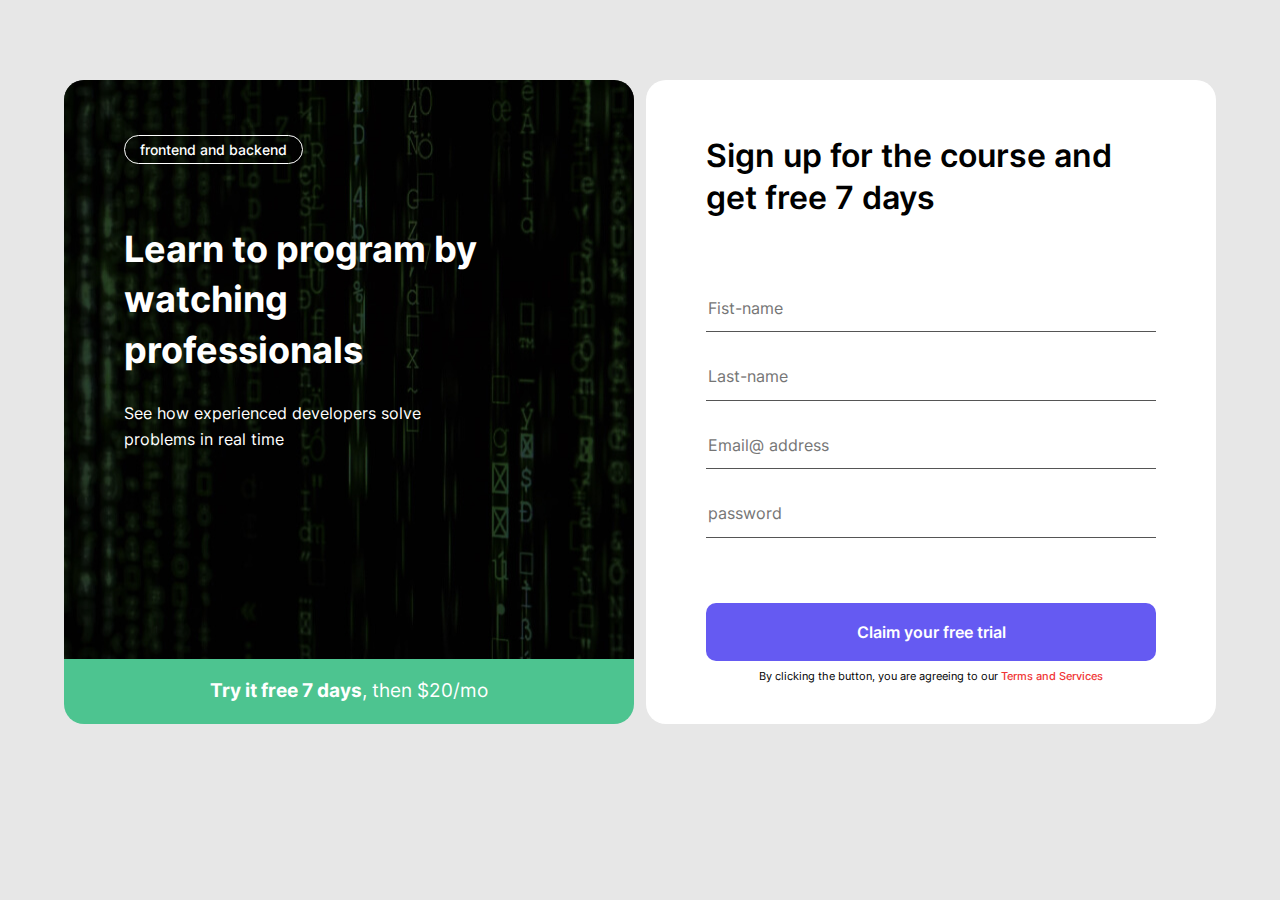
<file: index.html>
<!DOCTYPE html>
<html lang="en">
  <head>
    <meta charset="UTF-8" />
    <meta http-equiv="X-UA-Compatible" content="IE=edge" />
    <meta name="viewport" content="width=device-width, initial-scale=1.0" />
    <title>Intro form</title>
    <!-- fonts -->

    <!-- style css -->
    <link rel="stylesheet" href="css/normalise.css" />
    <link rel="stylesheet" href="css/index.css" />
    <!-- <link rel="stylesheet" href="css/index.min.css"> -->
  </head>
  <body>
    <div class="main-content">
      <div class="container">
      <div class="intro-page">
        <!-- hreo -->
          <div class="hero">
            <div class="hero-main">
              <div class="hero-bage">
                frontend and backend
              </div>
              <h1 class="hero-heading">
                Learn to program by<br>watching<br>professionals
              </h1>
              <p class="hero-text">
                See how experienced developers solve<br>problems in real time
              </p>
            </div>
            <div class="hero-bottom">
           <strong>Try it free 7 days</strong>, then $20/mo
            </div>
          </div>

        <!-- registretions form -->
          <form action="https://echo.htmlacademy.ru" class="signup-form" method="post">
            <h2 class="signup-form-heading">
              Sign up for the course and get free 7 days
            </h2>
            <div class="signup-form-fields">
              <input type="text" name="name" placeholder="Fist-name" class="signup-form-field" aria-label="name" required>
              <input type="text" name="last_name" placeholder="Last-name" class="signup-form-field" aria-label="last_name" required>

              <input type="email" name="email" placeholder="Email@ address" class="signup-form-field" aria-label="email" required>

              <input type="password" name="password" placeholder="password" class="signup-form-field" aria-label="password" required>
            </div>
            <button class="btn-form" type="submit">Claim your free trial</button>
            <div class="signup-form-notice">
              By clicking the button, you are agreeing to our <a class="signup-form-notice-link" href="#">Terms and Services</a>
            </div>
          </form>

      </div>
    </div>
  </div>
  </body>
</html>
</file>
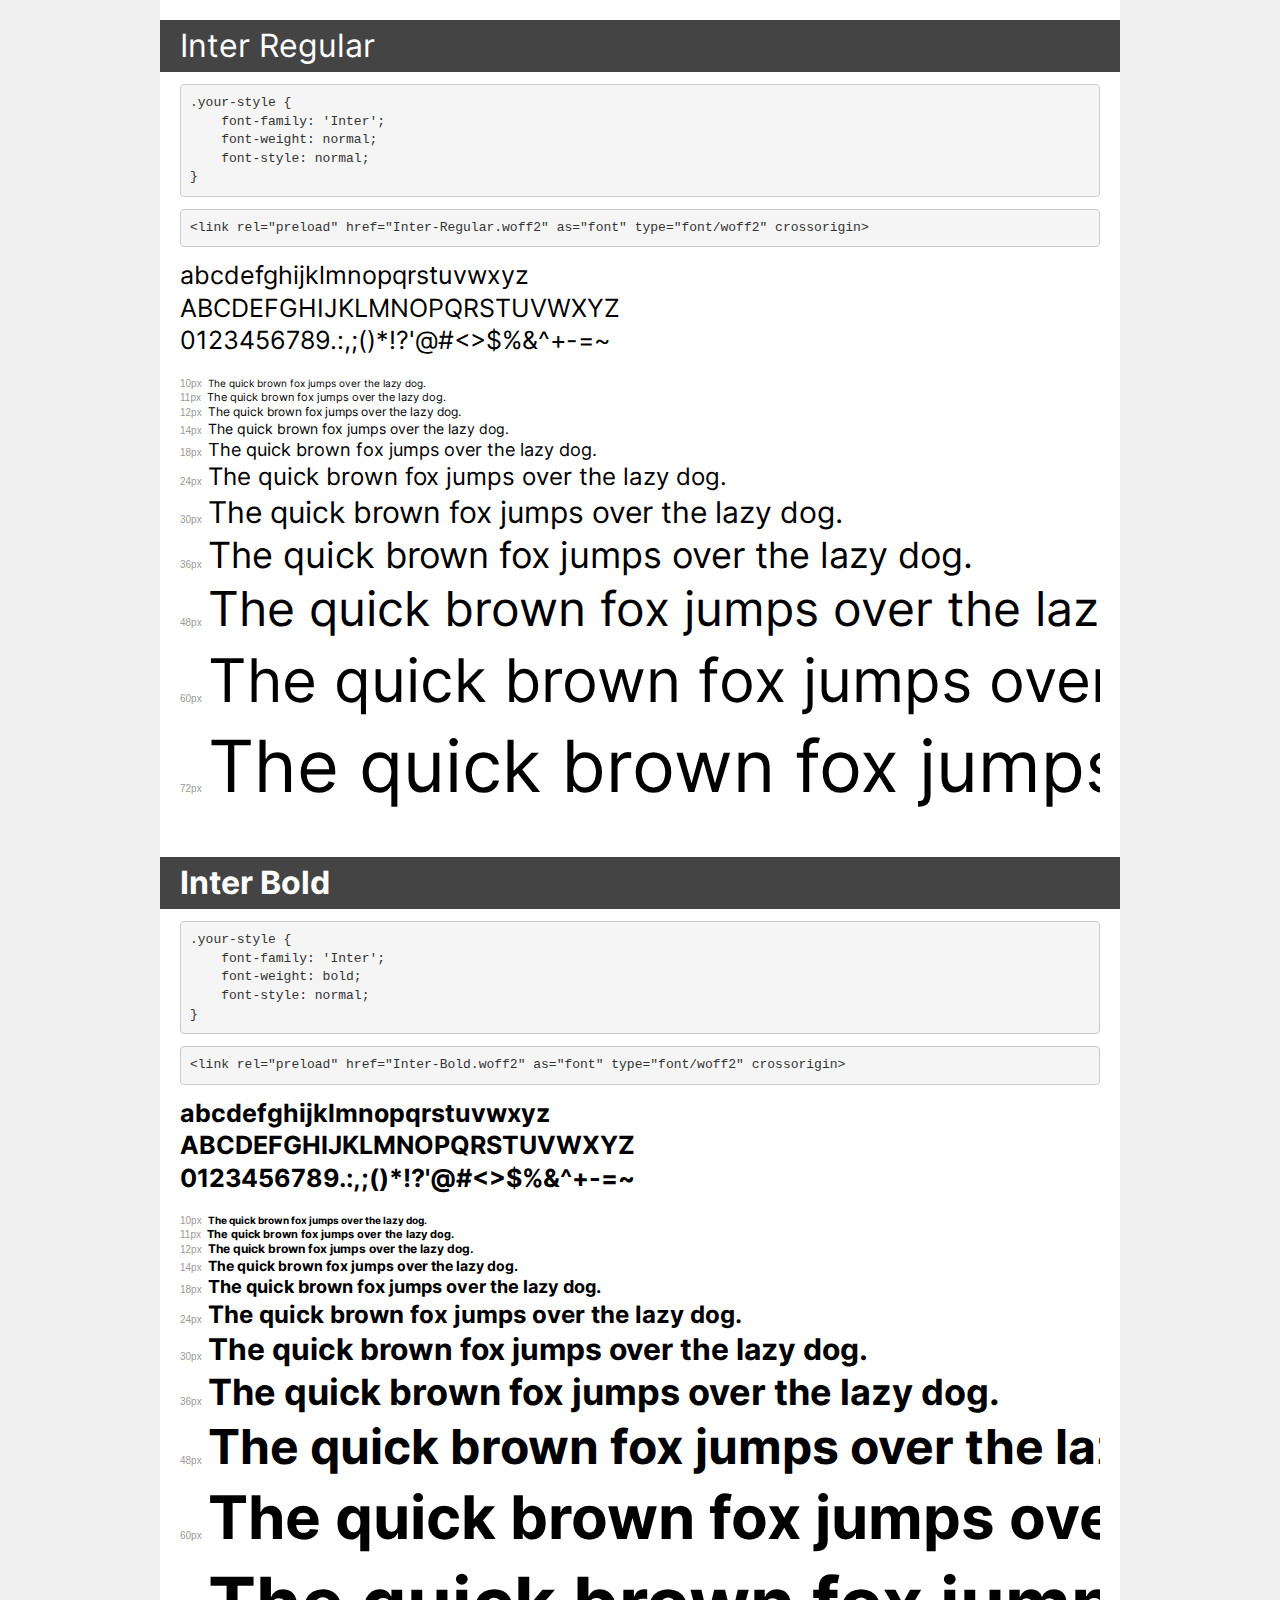
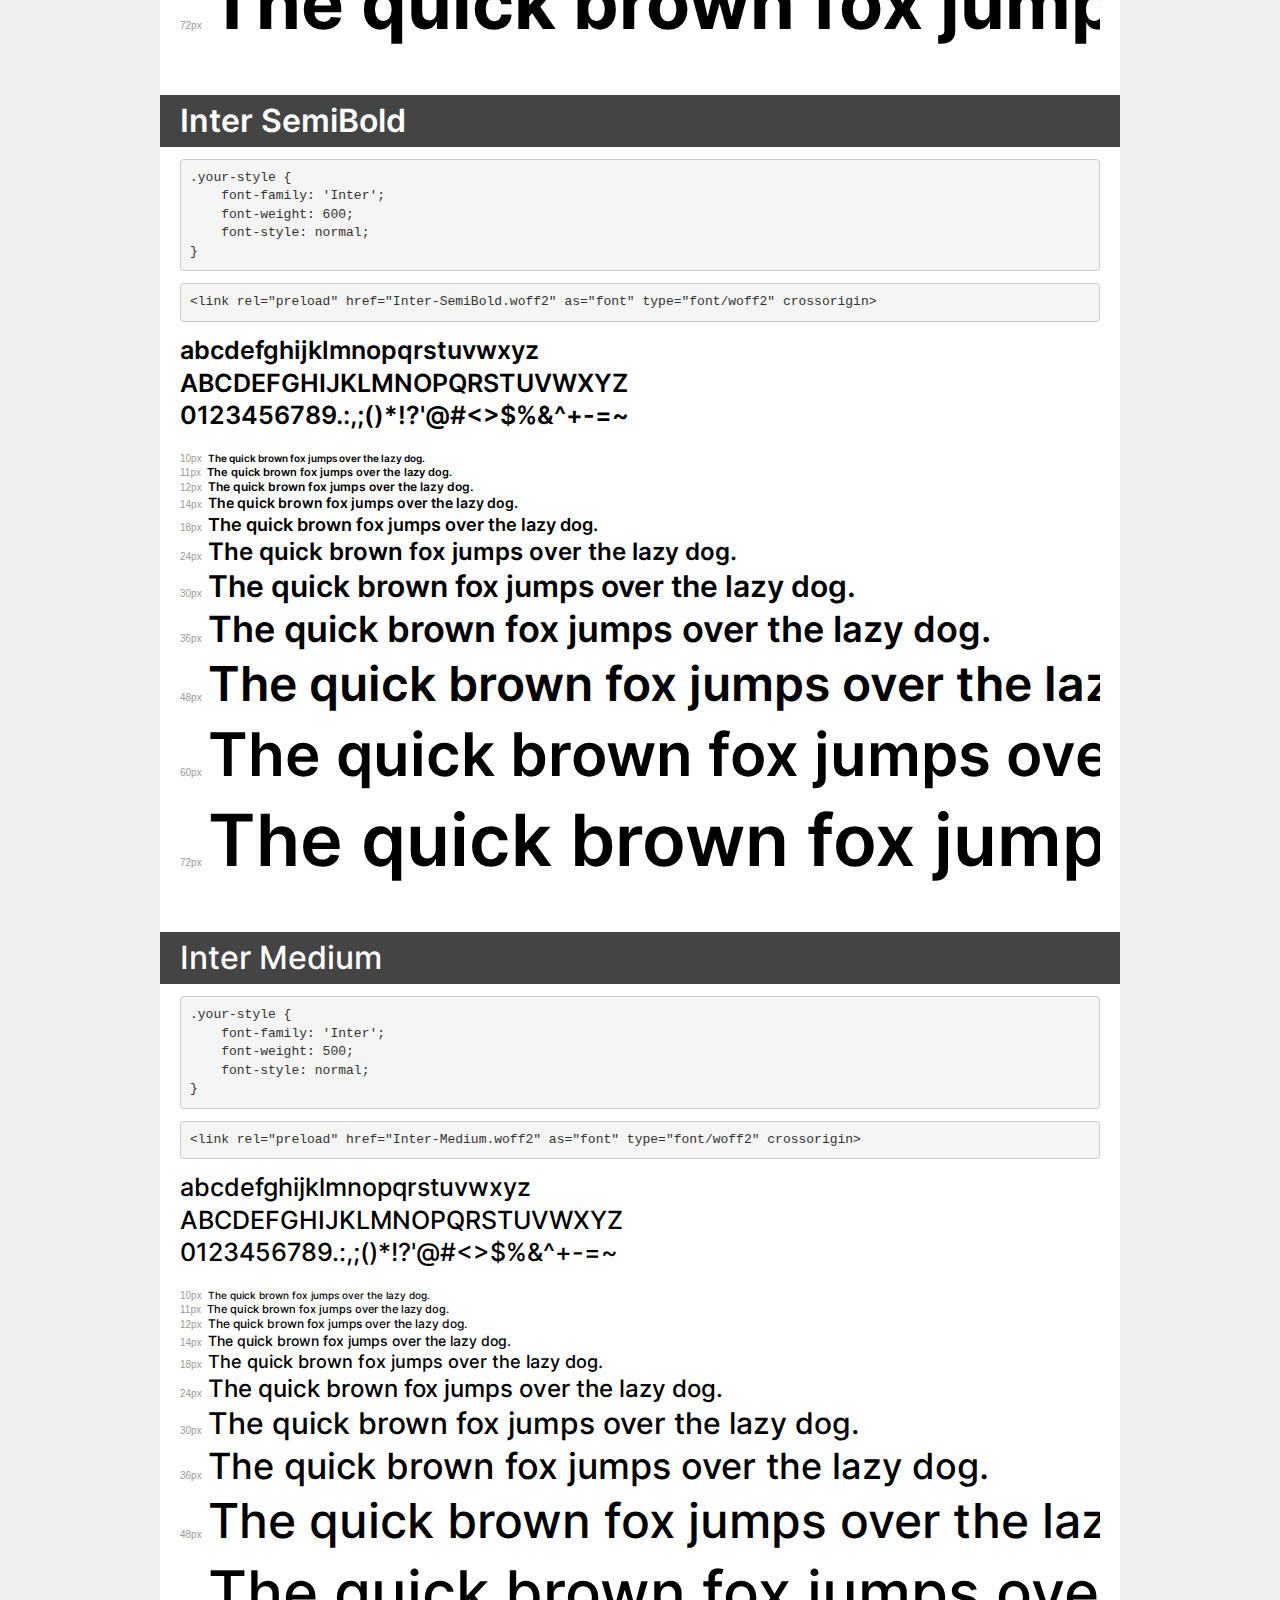
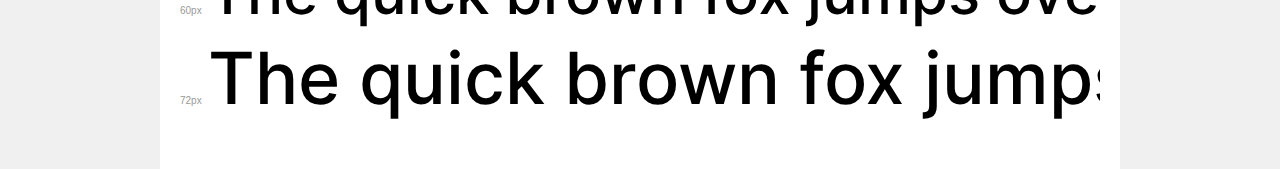
<file: fonts/demo.html>
<!DOCTYPE html>
<html lang="en">
<head>
    <meta charset="utf-8">
    <meta http-equiv="X-UA-Compatible" content="IE=edge">
    <meta name="viewport" content="width=device-width, initial-scale=1">
    <meta name="robots" content="noindex, noarchive">
    <meta name="format-detection" content="telephone=no">
    <title>Transfonter demo</title>
    <link href="stylesheet.css" rel="stylesheet">
    <style>
        /*
        http://meyerweb.com/eric/tools/css/reset/
        v2.0 | 20110126
        License: none (public domain)
        */
        html, body, div, span, applet, object, iframe,
        h1, h2, h3, h4, h5, h6, p, blockquote, pre,
        a, abbr, acronym, address, big, cite, code,
        del, dfn, em, img, ins, kbd, q, s, samp,
        small, strike, strong, sub, sup, tt, var,
        b, u, i, center,
        dl, dt, dd, ol, ul, li,
        fieldset, form, label, legend,
        table, caption, tbody, tfoot, thead, tr, th, td,
        article, aside, canvas, details, embed,
        figure, figcaption, footer, header, hgroup,
        menu, nav, output, ruby, section, summary,
        time, mark, audio, video {
            margin: 0;
            padding: 0;
            border: 0;
            font-size: 100%;
            font: inherit;
            vertical-align: baseline;
        }
        /* HTML5 display-role reset for older browsers */
        article, aside, details, figcaption, figure,
        footer, header, hgroup, menu, nav, section {
            display: block;
        }
        body {
            line-height: 1;
        }
        ol, ul {
            list-style: none;
        }
        blockquote, q {
            quotes: none;
        }
        blockquote:before, blockquote:after,
        q:before, q:after {
            content: '';
            content: none;
        }
        table {
            border-collapse: collapse;
            border-spacing: 0;
        }
        /* demo styles */
        body {
            background: #f0f0f0;
            color: #000;
        }
        .page {
            background: #fff;
            width: 920px;
            margin: 0 auto;
            padding: 20px 20px 0 20px;
            overflow: hidden;
        }
        .font-container {
            overflow-x: auto;
            overflow-y: hidden;
            margin-bottom: 40px;
            line-height: 1.3;
            white-space: nowrap;
            padding-bottom: 5px;
        }
        h1 {
            position: relative;
            background: #444;
            font-size: 32px;
            color: #fff;
            padding: 10px 20px;
            margin: 0 -20px 12px -20px;
        }
        .letters {
            font-size: 25px;
            margin-bottom: 20px;
        }
        .s10:before {
            content: '10px';
        }
        .s11:before {
            content: '11px';
        }
        .s12:before {
            content: '12px';
        }
        .s14:before {
            content: '14px';
        }
        .s18:before {
            content: '18px';
        }
        .s24:before {
            content: '24px';
        }
        .s30:before {
            content: '30px';
        }
        .s36:before {
            content: '36px';
        }
        .s48:before {
            content: '48px';
        }
        .s60:before {
            content: '60px';
        }
        .s72:before {
            content: '72px';
        }
        .s10:before, .s11:before, .s12:before, .s14:before,
        .s18:before, .s24:before, .s30:before, .s36:before,
        .s48:before, .s60:before, .s72:before {
            font-family: Arial, sans-serif;
            font-size: 10px;
            font-weight: normal;
            font-style: normal;
            color: #999;
            padding-right: 6px;
        }
        pre {
            display: block;
            padding: 9px;
            margin: 0 0 12px;
            font-family: Monaco, Menlo, Consolas, "Courier New", monospace;
            font-size: 13px;
            line-height: 1.428571429;
            color: #333;
            font-weight: normal;
            font-style: normal;
            background-color: #f5f5f5;
            border: 1px solid #ccc;
            overflow-x: auto;
            border-radius: 4px;
        }
        /* responsive */
        @media (max-width: 959px) {
            .page {
                width: auto;
                margin: 0;
            }
        }
    </style>
</head>
<body>
<div class="page">
    <div class="demo">
        <h1 style="font-family: 'Inter'; font-weight: normal; font-style: normal;">Inter Regular</h1>
        <pre title="Usage">.your-style {
    font-family: 'Inter';
    font-weight: normal;
    font-style: normal;
}</pre>
        <pre title="Preload (optional)">
&lt;link rel=&quot;preload&quot; href=&quot;Inter-Regular.woff2&quot; as=&quot;font&quot; type=&quot;font/woff2&quot; crossorigin&gt;</pre>
        <div class="font-container" style="font-family: 'Inter'; font-weight: normal; font-style: normal;">
            <p class="letters">
                abcdefghijklmnopqrstuvwxyz<br>
ABCDEFGHIJKLMNOPQRSTUVWXYZ<br>
                0123456789.:,;()*!?'@#&lt;&gt;$%&^+-=~
            </p>
            <p class="s10" style="font-size: 10px;">The quick brown fox jumps over the lazy dog.</p>
            <p class="s11" style="font-size: 11px;">The quick brown fox jumps over the lazy dog.</p>
            <p class="s12" style="font-size: 12px;">The quick brown fox jumps over the lazy dog.</p>
            <p class="s14" style="font-size: 14px;">The quick brown fox jumps over the lazy dog.</p>
            <p class="s18" style="font-size: 18px;">The quick brown fox jumps over the lazy dog.</p>
            <p class="s24" style="font-size: 24px;">The quick brown fox jumps over the lazy dog.</p>
            <p class="s30" style="font-size: 30px;">The quick brown fox jumps over the lazy dog.</p>
            <p class="s36" style="font-size: 36px;">The quick brown fox jumps over the lazy dog.</p>
            <p class="s48" style="font-size: 48px;">The quick brown fox jumps over the lazy dog.</p>
            <p class="s60" style="font-size: 60px;">The quick brown fox jumps over the lazy dog.</p>
            <p class="s72" style="font-size: 72px;">The quick brown fox jumps over the lazy dog.</p>
        </div>
    </div>

    <div class="demo">
        <h1 style="font-family: 'Inter'; font-weight: bold; font-style: normal;">Inter Bold</h1>
        <pre title="Usage">.your-style {
    font-family: 'Inter';
    font-weight: bold;
    font-style: normal;
}</pre>
        <pre title="Preload (optional)">
&lt;link rel=&quot;preload&quot; href=&quot;Inter-Bold.woff2&quot; as=&quot;font&quot; type=&quot;font/woff2&quot; crossorigin&gt;</pre>
        <div class="font-container" style="font-family: 'Inter'; font-weight: bold; font-style: normal;">
            <p class="letters">
                abcdefghijklmnopqrstuvwxyz<br>
ABCDEFGHIJKLMNOPQRSTUVWXYZ<br>
                0123456789.:,;()*!?'@#&lt;&gt;$%&^+-=~
            </p>
            <p class="s10" style="font-size: 10px;">The quick brown fox jumps over the lazy dog.</p>
            <p class="s11" style="font-size: 11px;">The quick brown fox jumps over the lazy dog.</p>
            <p class="s12" style="font-size: 12px;">The quick brown fox jumps over the lazy dog.</p>
            <p class="s14" style="font-size: 14px;">The quick brown fox jumps over the lazy dog.</p>
            <p class="s18" style="font-size: 18px;">The quick brown fox jumps over the lazy dog.</p>
            <p class="s24" style="font-size: 24px;">The quick brown fox jumps over the lazy dog.</p>
            <p class="s30" style="font-size: 30px;">The quick brown fox jumps over the lazy dog.</p>
            <p class="s36" style="font-size: 36px;">The quick brown fox jumps over the lazy dog.</p>
            <p class="s48" style="font-size: 48px;">The quick brown fox jumps over the lazy dog.</p>
            <p class="s60" style="font-size: 60px;">The quick brown fox jumps over the lazy dog.</p>
            <p class="s72" style="font-size: 72px;">The quick brown fox jumps over the lazy dog.</p>
        </div>
    </div>

    <div class="demo">
        <h1 style="font-family: 'Inter'; font-weight: 600; font-style: normal;">Inter SemiBold</h1>
        <pre title="Usage">.your-style {
    font-family: 'Inter';
    font-weight: 600;
    font-style: normal;
}</pre>
        <pre title="Preload (optional)">
&lt;link rel=&quot;preload&quot; href=&quot;Inter-SemiBold.woff2&quot; as=&quot;font&quot; type=&quot;font/woff2&quot; crossorigin&gt;</pre>
        <div class="font-container" style="font-family: 'Inter'; font-weight: 600; font-style: normal;">
            <p class="letters">
                abcdefghijklmnopqrstuvwxyz<br>
ABCDEFGHIJKLMNOPQRSTUVWXYZ<br>
                0123456789.:,;()*!?'@#&lt;&gt;$%&^+-=~
            </p>
            <p class="s10" style="font-size: 10px;">The quick brown fox jumps over the lazy dog.</p>
            <p class="s11" style="font-size: 11px;">The quick brown fox jumps over the lazy dog.</p>
            <p class="s12" style="font-size: 12px;">The quick brown fox jumps over the lazy dog.</p>
            <p class="s14" style="font-size: 14px;">The quick brown fox jumps over the lazy dog.</p>
            <p class="s18" style="font-size: 18px;">The quick brown fox jumps over the lazy dog.</p>
            <p class="s24" style="font-size: 24px;">The quick brown fox jumps over the lazy dog.</p>
            <p class="s30" style="font-size: 30px;">The quick brown fox jumps over the lazy dog.</p>
            <p class="s36" style="font-size: 36px;">The quick brown fox jumps over the lazy dog.</p>
            <p class="s48" style="font-size: 48px;">The quick brown fox jumps over the lazy dog.</p>
            <p class="s60" style="font-size: 60px;">The quick brown fox jumps over the lazy dog.</p>
            <p class="s72" style="font-size: 72px;">The quick brown fox jumps over the lazy dog.</p>
        </div>
    </div>

    <div class="demo">
        <h1 style="font-family: 'Inter'; font-weight: 500; font-style: normal;">Inter Medium</h1>
        <pre title="Usage">.your-style {
    font-family: 'Inter';
    font-weight: 500;
    font-style: normal;
}</pre>
        <pre title="Preload (optional)">
&lt;link rel=&quot;preload&quot; href=&quot;Inter-Medium.woff2&quot; as=&quot;font&quot; type=&quot;font/woff2&quot; crossorigin&gt;</pre>
        <div class="font-container" style="font-family: 'Inter'; font-weight: 500; font-style: normal;">
            <p class="letters">
                abcdefghijklmnopqrstuvwxyz<br>
ABCDEFGHIJKLMNOPQRSTUVWXYZ<br>
                0123456789.:,;()*!?'@#&lt;&gt;$%&^+-=~
            </p>
            <p class="s10" style="font-size: 10px;">The quick brown fox jumps over the lazy dog.</p>
            <p class="s11" style="font-size: 11px;">The quick brown fox jumps over the lazy dog.</p>
            <p class="s12" style="font-size: 12px;">The quick brown fox jumps over the lazy dog.</p>
            <p class="s14" style="font-size: 14px;">The quick brown fox jumps over the lazy dog.</p>
            <p class="s18" style="font-size: 18px;">The quick brown fox jumps over the lazy dog.</p>
            <p class="s24" style="font-size: 24px;">The quick brown fox jumps over the lazy dog.</p>
            <p class="s30" style="font-size: 30px;">The quick brown fox jumps over the lazy dog.</p>
            <p class="s36" style="font-size: 36px;">The quick brown fox jumps over the lazy dog.</p>
            <p class="s48" style="font-size: 48px;">The quick brown fox jumps over the lazy dog.</p>
            <p class="s60" style="font-size: 60px;">The quick brown fox jumps over the lazy dog.</p>
            <p class="s72" style="font-size: 72px;">The quick brown fox jumps over the lazy dog.</p>
        </div>
    </div>

</div>
</body>
</html>
</file>
<file: css/index.css>
/* fonts */
@font-face {
  font-family: 'Inter';
  src: url('../fonts/Inter-Regular.woff2') format('woff2'),
      url('../fonts/Inter-Regular.woff') format('woff');
  font-weight: normal;
  font-style: normal;
  font-display: swap;
}

@font-face {
  font-family: 'Inter';
  src: url('../fonts/Inter-Bold.woff2') format('woff2'),
      url('../fonts/Inter-Bold.woff') format('woff');
  font-weight: bold;
  font-style: normal;
  font-display: swap;
}

@font-face {
  font-family: 'Inter';
  src: url('../fonts/Inter-SemiBold.woff2') format('woff2'),
      url('../fonts/Inter-SemiBold.woff') format('woff');
  font-weight: 600;
  font-style: normal;
  font-display: swap;
}

@font-face {
  font-family: 'Inter';
  src: url('../fonts/Inter-Medium.woff2') format('woff2'),
      url('../fonts/Inter-Medium.woff') format('woff');
  font-weight: 500;
  font-style: normal;
  font-display: swap;
}


/* custom props  */
:root
{
  --body-bg:#E7E7E7;
  --grren:#4DC490;
  --red:#F03535;
  --purple:#655AF2;
  --text-color:#000;
}

/* global */
html{
  box-sizing: border-box;
  height: 100%;
  scroll-behavior: smooth;
}
*,
*::before,
*::after
{
  box-sizing: inherit;
}
*:focus
{

  outline: 3px dashed var(--purple);
  outline-offset:3px;
}
body
{
  display: flex;
  flex-direction: column;
  height: 100%;
  padding: 0;
  margin: 0;
  font-family: "Inter" , "Arial" ,sans-serif;
  font-size: 16px;
  line-height: 1.5;
  color: var(--text-color);
  background-color: var(--body-bg);
}

ul
{
  list-style: none;
}
a
{
  text-decoration: none;
}
img
{
  height:auto;
  max-width: 100%;
}

/* continaer */

.container
{
  width: 100%;
  max-width: 1192px;
  padding-left: 20px;
  padding-right: 20px;
  margin-left: auto;
  margin-right: auto;
}
/* main-content */
.main-content
{
  flex-grow: 1;
  padding-top: 80px;
  padding-bottom: 80px;
}

/* hero */

.intro-page {
  display: flex;
}
.hero {
  --text-color:#fff;
  display: flex;
  flex-direction: column;
  width: 100%;
  max-width: 570px;
  border-radius: 20px;
  color: var(--text-color);
  overflow: hidden;
}
.hero-main {
  display: flex;
  flex-direction: column;
  align-items: flex-start;
  flex-grow: 1;
  padding: 55px 60px;
  background-color: #555;
  background-image: url("../img/hero.jpg");
  background-size: cover;
  background-repeat: no-repeat;
  background-position: center center;
}
.hero-bage {
  padding: 5px 15px;
  border: 1px solid var(--text-color);
  font-size:14px;
  font-weight: 500;
  border-radius: 41px;
  line-height: normal;
  margin-bottom: 60px;
}
.hero-heading {
  margin-top: 0;
  margin-bottom: 25px;
  font-size: 36px;
  line-height: 1.4;
}
.hero-text {
  margin-top: 0;
  font-size: 16px;
  line-height: 26px ;
}
.hero-bottom {
  padding: 18px;
  text-align: center;
  font-size: 19px;
  background-color: var(--grren);
}

/* signup form */

.signup-form {
  width: 100%;
  max-width: 570px;
  padding: 55px 60px 40px;
  margin-left: 12px;
  border-radius: 20px;
  overflow: hidden;
  background-color: #fff;
}
.signup-form-heading {
  margin-top: 0;
  margin-bottom: 65px;
  font-size: 32px;
  line-height: 42px;
  font-weight: 600;
}
.signup-form-fields {
  display: flex;
  flex-direction: column;
  margin-bottom: 65px;
}
.signup-form-field {
  padding-top: 15px;
  padding-bottom: 14px;
  border: 0;
  border-bottom: 1px solid #555;
  color: #555;
}
.signup-form-field:focus
{
  border-color: #000;
  font-weight: 600;
  color: #000;
}
.signup-form-field:not(:last-child)
{
  margin-bottom: 20px;
}
.btn-form {
  width: 100%;
  padding: 20px;
  font-weight: 600;
  display: block;
  border:0;
  border-radius:10px;
  background-color: var(--purple);
  color: #fff;
  cursor: pointer;
  margin-bottom: 8px;
}
.signup-form-notice {
  font-size: 11px;
  line-height: 15px;
  text-align: center;
}
.signup-form-notice-link {
  font-weight: 500;
  color: var(--red);
}
</file>
<file: fonts/stylesheet.css>
@font-face {
    font-family: 'Inter';
    src: url('Inter-Regular.woff2') format('woff2'),
        url('Inter-Regular.woff') format('woff');
    font-weight: normal;
    font-style: normal;
    font-display: swap;
}

@font-face {
    font-family: 'Inter';
    src: url('Inter-Bold.woff2') format('woff2'),
        url('Inter-Bold.woff') format('woff');
    font-weight: bold;
    font-style: normal;
    font-display: swap;
}

@font-face {
    font-family: 'Inter';
    src: url('Inter-SemiBold.woff2') format('woff2'),
        url('Inter-SemiBold.woff') format('woff');
    font-weight: 600;
    font-style: normal;
    font-display: swap;
}

@font-face {
    font-family: 'Inter';
    src: url('Inter-Medium.woff2') format('woff2'),
        url('Inter-Medium.woff') format('woff');
    font-weight: 500;
    font-style: normal;
    font-display: swap;
}
</file>
<file: css/normalise.css>
/*! normalize.css v8.0.1 | MIT License | github.com/necolas/normalize.css */

/* Document
   ========================================================================== */

/**
 * 1. Correct the line height in all browsers.
 * 2. Prevent adjustments of font size after orientation changes in iOS.
 */

 html {
  line-height: 1.15; /* 1 */
  -webkit-text-size-adjust: 100%; /* 2 */
}

/* Sections
   ========================================================================== */

/**
 * Remove the margin in all browsers.
 */

body {
  margin: 0;
}

/**
 * Render the `main` element consistently in IE.
 */

main {
  display: block;
}

/**
 * Correct the font size and margin on `h1` elements within `section` and
 * `article` contexts in Chrome, Firefox, and Safari.
 */

h1 {
  font-size: 2em;
  margin: 0.67em 0;
}

/* Grouping content
   ========================================================================== */

/**
 * 1. Add the correct box sizing in Firefox.
 * 2. Show the overflow in Edge and IE.
 */

hr {
  box-sizing: content-box; /* 1 */
  height: 0; /* 1 */
  overflow: visible; /* 2 */
}

/**
 * 1. Correct the inheritance and scaling of font size in all browsers.
 * 2. Correct the odd `em` font sizing in all browsers.
 */

pre {
  font-family: monospace, monospace; /* 1 */
  font-size: 1em; /* 2 */
}

/* Text-level semantics
   ========================================================================== */

/**
 * Remove the gray background on active links in IE 10.
 */

a {
  background-color: transparent;
}

/**
 * 1. Remove the bottom border in Chrome 57-
 * 2. Add the correct text decoration in Chrome, Edge, IE, Opera, and Safari.
 */

abbr[title] {
  border-bottom: none; /* 1 */
  text-decoration: underline; /* 2 */
  text-decoration: underline dotted; /* 2 */
}

/**
 * Add the correct font weight in Chrome, Edge, and Safari.
 */

b,
strong {
  font-weight: bolder;
}

/**
 * 1. Correct the inheritance and scaling of font size in all browsers.
 * 2. Correct the odd `em` font sizing in all browsers.
 */

code,
kbd,
samp {
  font-family: monospace, monospace; /* 1 */
  font-size: 1em; /* 2 */
}

/**
 * Add the correct font size in all browsers.
 */

small {
  font-size: 80%;
}

/**
 * Prevent `sub` and `sup` elements from affecting the line height in
 * all browsers.
 */

sub,
sup {
  font-size: 75%;
  line-height: 0;
  position: relative;
  vertical-align: baseline;
}

sub {
  bottom: -0.25em;
}

sup {
  top: -0.5em;
}

/* Embedded content
   ========================================================================== */

/**
 * Remove the border on images inside links in IE 10.
 */

img {
  border-style: none;
}

/* Forms
   ========================================================================== */

/**
 * 1. Change the font styles in all browsers.
 * 2. Remove the margin in Firefox and Safari.
 */

button,
input,
optgroup,
select,
textarea {
  font-family: inherit; /* 1 */
  font-size: 100%; /* 1 */
  line-height: 1.15; /* 1 */
  margin: 0; /* 2 */
}

/**
 * Show the overflow in IE.
 * 1. Show the overflow in Edge.
 */

button,
input { /* 1 */
  overflow: visible;
}

/**
 * Remove the inheritance of text transform in Edge, Firefox, and IE.
 * 1. Remove the inheritance of text transform in Firefox.
 */

button,
select { /* 1 */
  text-transform: none;
}

/**
 * Correct the inability to style clickable types in iOS and Safari.
 */

button,
[type="button"],
[type="reset"],
[type="submit"] {
  -webkit-appearance: button;
}

/**
 * Remove the inner border and padding in Firefox.
 */

button::-moz-focus-inner,
[type="button"]::-moz-focus-inner,
[type="reset"]::-moz-focus-inner,
[type="submit"]::-moz-focus-inner {
  border-style: none;
  padding: 0;
}

/**
 * Restore the focus styles unset by the previous rule.
 */

button:-moz-focusring,
[type="button"]:-moz-focusring,
[type="reset"]:-moz-focusring,
[type="submit"]:-moz-focusring {
  outline: 1px dotted ButtonText;
}

/**
 * Correct the padding in Firefox.
 */

fieldset {
  padding: 0.35em 0.75em 0.625em;
}

/**
 * 1. Correct the text wrapping in Edge and IE.
 * 2. Correct the color inheritance from `fieldset` elements in IE.
 * 3. Remove the padding so developers are not caught out when they zero out
 *    `fieldset` elements in all browsers.
 */

legend {
  box-sizing: border-box; /* 1 */
  color: inherit; /* 2 */
  display: table; /* 1 */
  max-width: 100%; /* 1 */
  padding: 0; /* 3 */
  white-space: normal; /* 1 */
}

/**
 * Add the correct vertical alignment in Chrome, Firefox, and Opera.
 */

progress {
  vertical-align: baseline;
}

/**
 * Remove the default vertical scrollbar in IE 10+.
 */

textarea {
  overflow: auto;
}

/**
 * 1. Add the correct box sizing in IE 10.
 * 2. Remove the padding in IE 10.
 */

[type="checkbox"],
[type="radio"] {
  box-sizing: border-box; /* 1 */
  padding: 0; /* 2 */
}

/**
 * Correct the cursor style of increment and decrement buttons in Chrome.
 */

[type="number"]::-webkit-inner-spin-button,
[type="number"]::-webkit-outer-spin-button {
  height: auto;
}

/**
 * 1. Correct the odd appearance in Chrome and Safari.
 * 2. Correct the outline style in Safari.
 */

[type="search"] {
  -webkit-appearance: textfield; /* 1 */
  outline-offset: -2px; /* 2 */
}

/**
 * Remove the inner padding in Chrome and Safari on macOS.
 */

[type="search"]::-webkit-search-decoration {
  -webkit-appearance: none;
}

/**
 * 1. Correct the inability to style clickable types in iOS and Safari.
 * 2. Change font properties to `inherit` in Safari.
 */

::-webkit-file-upload-button {
  -webkit-appearance: button; /* 1 */
  font: inherit; /* 2 */
}

/* Interactive
   ========================================================================== */

/*
 * Add the correct display in Edge, IE 10+, and Firefox.
 */

details {
  display: block;
}

/*
 * Add the correct display in all browsers.
 */

summary {
  display: list-item;
}

/* Misc
   ========================================================================== */

/**
 * Add the correct display in IE 10+.
 */

template {
  display: none;
}

/**
 * Add the correct display in IE 10.
 */

[hidden] {
  display: none;
}
</file>
